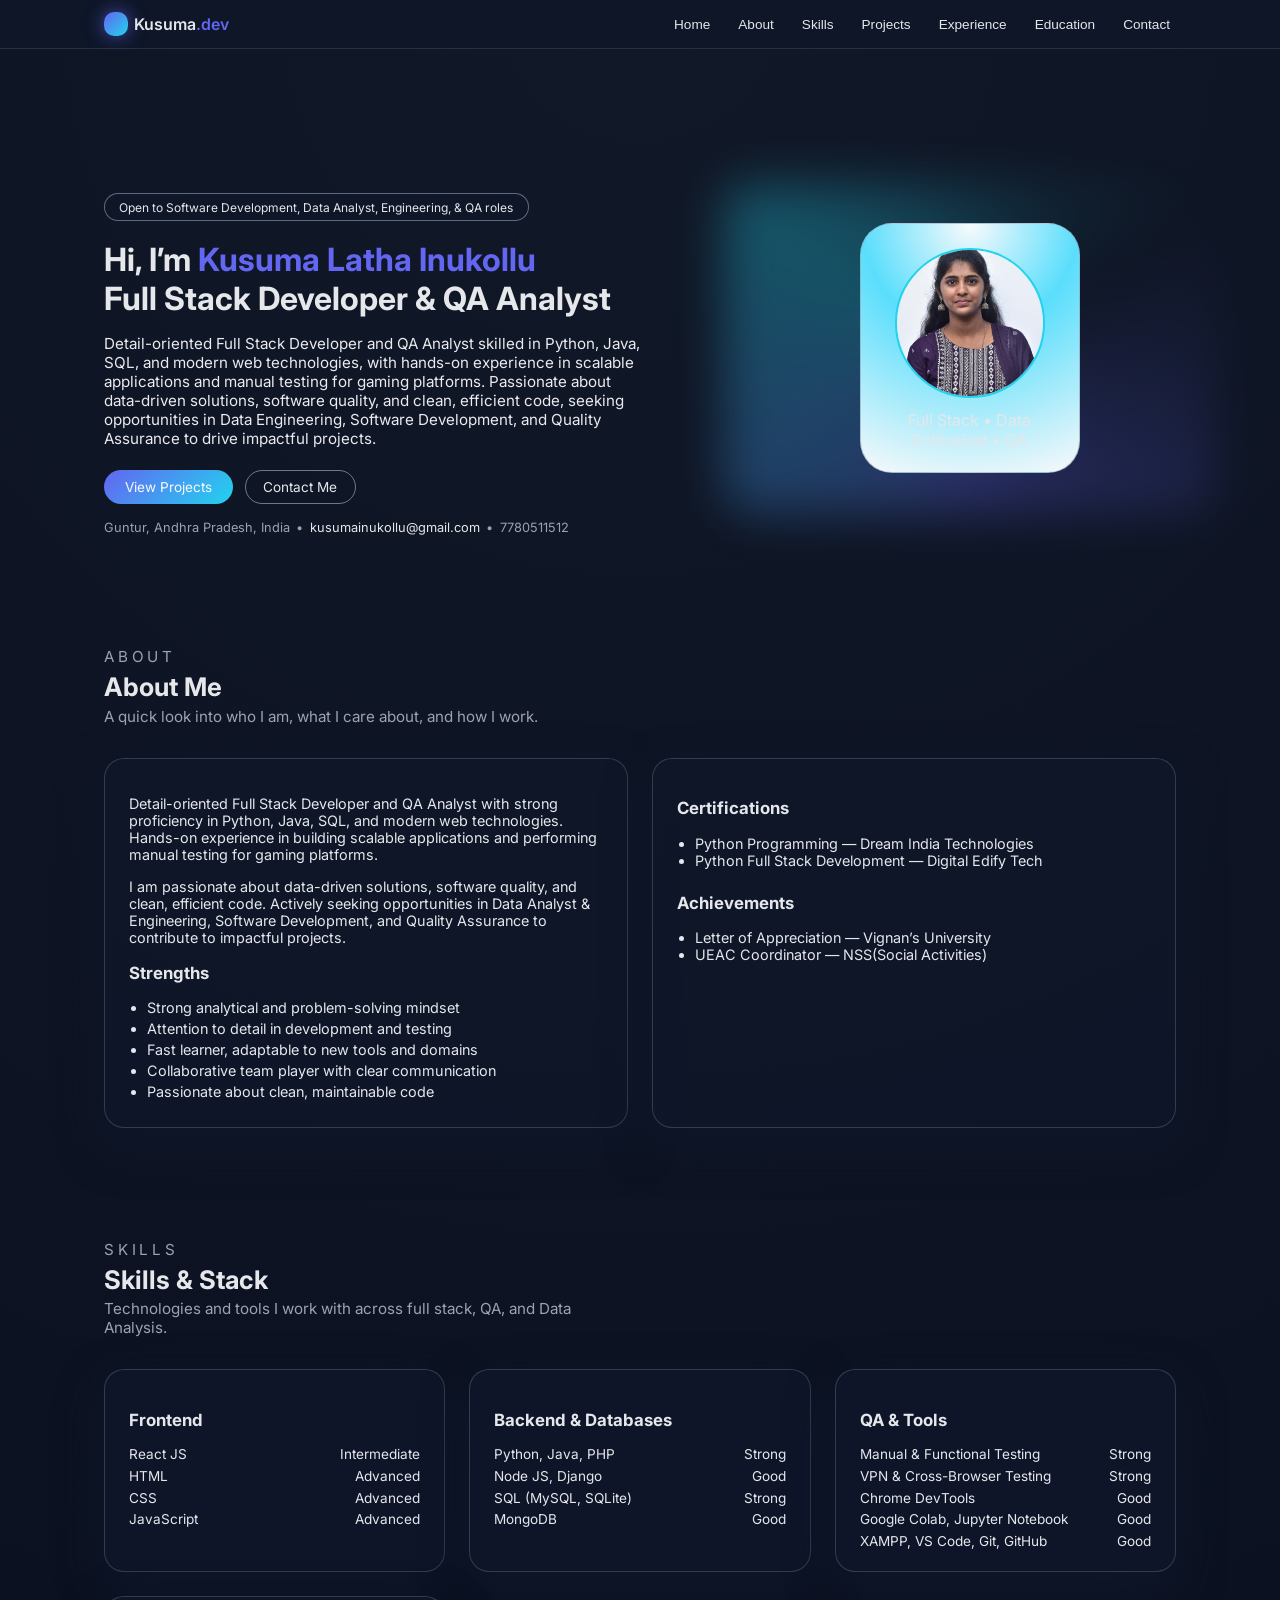
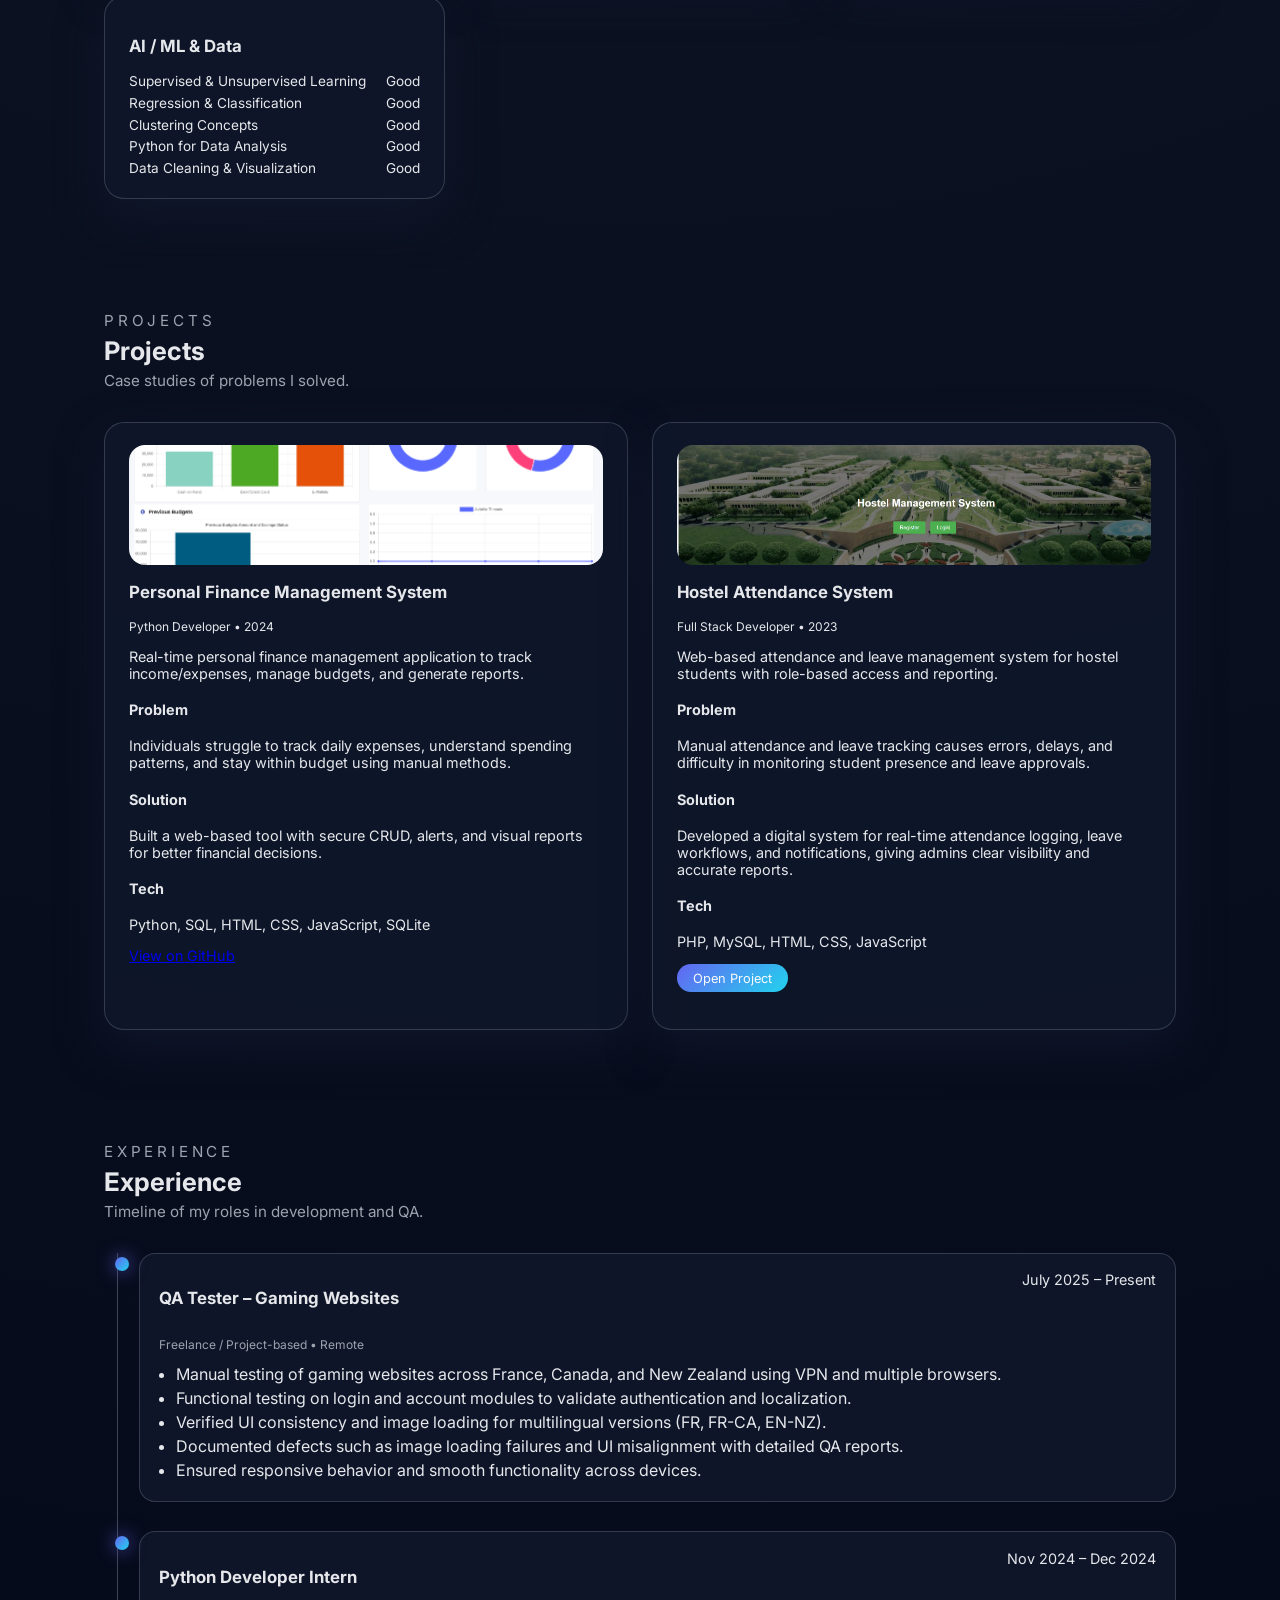
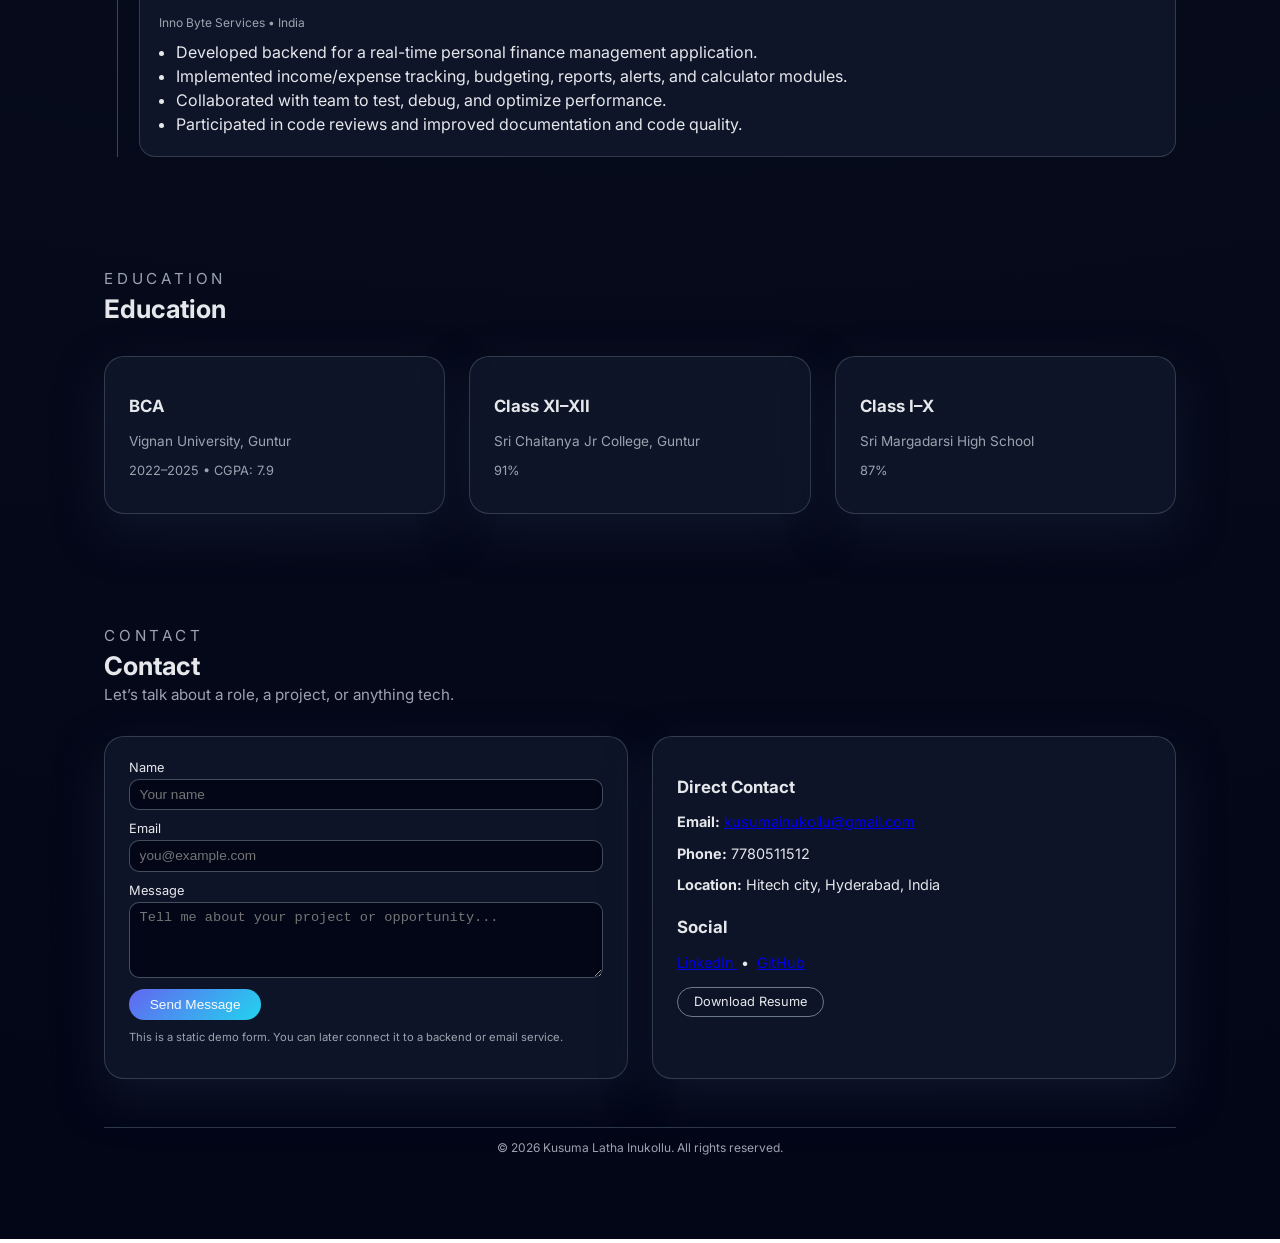
<file: index.html>
<!doctype html>
<html lang="en">
  <head>
    <meta charset="UTF-8" />
    <title>Kusuma Latha Inukollu | Portfolio</title>
    <meta name="viewport" content="width=device-width, initial-scale=1.0" />
    <link
      href="https://fonts.googleapis.com/css2?family=Inter:wght@300;400;500;600;700&display=swap"
      rel="stylesheet"
    />
    <link rel="stylesheet" href="style.css" />
  </head>
  <body>
    <!-- Top navigation -->
    <header class="nav">
      <div class="nav-inner">
        <div class="nav-logo" onclick="scrollToSection('home')">
          <div class="nav-dot"></div>
          <span>Kusuma<span class="nav-accent">.dev</span></span>
        </div>
        <nav class="nav-links">
          <button onclick="scrollToSection('home')">Home</button>
          <button onclick="scrollToSection('about')">About</button>
          <button onclick="scrollToSection('skills')">Skills</button>
          <button onclick="scrollToSection('projects')">Projects</button>
          <button onclick="scrollToSection('experience')">Experience</button>
          <button onclick="scrollToSection('education')">Education</button>
          <button onclick="scrollToSection('contact')">Contact</button>
        </nav>
      </div>
    </header>

    <main>
      <!-- Hero / Home -->
      <section id="home" class="section hero">
  <div class="hero-content">
    <div>
      <div class="pill">
        Open to Software Development, Data Analyst, Engineering, & QA roles
      </div>

      <h1 class="hero-title">
        Hi, I’m <span class="accent blink-highlight">Kusuma Latha Inukollu</span><br />
        <span class="blink-highlight">Full Stack Developer & QA Analyst</span>
      </h1>

      <p class="hero-text">
        Detail-oriented Full Stack Developer and QA Analyst skilled in Python, Java, SQL, and modern web technologies, with hands-on experience in scalable applications and manual testing for gaming platforms. Passionate about data-driven solutions, software quality, and clean, efficient code, seeking opportunities in Data Engineering, Software Development, and Quality Assurance to drive impactful projects.
      </p>

      <div class="hero-actions">
        <a href="#projects" class="btn-primary">View Projects</a>
        <a href="#contact" class="btn-outline">Contact Me</a>
      </div>

      <div class="hero-contact">
        <span>Guntur, Andhra Pradesh, India</span>
        <span>•</span>
        <a href="mailto:kusumainukollu@gmail.com">kusumainukollu@gmail.com</a>
        <span>•</span>
        <span>7780511512</span>
      </div>
    </div>
  </div>

  <div class="hero-photo-wrapper">
    <div class="hero-glow"></div>
    <div class="hero-photo-card">
      <div class="hero-photo">
        <img src="kusuma.jpg.jpeg" alt="Kusuma Latha Inukollu" class="hero-photo-img" />
      </div>
      <div class="hero-photo-label">
        Full Stack • Data Enthusiast • QA 
      </div>
    </div>
  </div>
</section>


      <!-- About -->
      <section id="about" class="section">
        <div class="section-header">
          <p class="section-tag">ABOUT</p>
          <h2>About Me</h2>
          <p>
            A quick look into who I am, what I care about, and how I work.
          </p>
        </div>
        <div class="grid-2">
          <div class="card">
            <p>
              Detail-oriented Full Stack Developer and QA Analyst with strong proficiency in Python, Java, SQL,
              and modern web technologies. Hands-on experience in building scalable applications and
              performing manual testing for gaming platforms.
            </p>
            <p>
              I am passionate about data-driven solutions, software quality, and clean, efficient
              code. Actively seeking opportunities in Data Analyst & Engineering, Software Development, and
              Quality Assurance to contribute to impactful projects.
            </p>
            <h3>Strengths</h3>
            <ul class="list-dots">
              <li>Strong analytical and problem-solving mindset</li>
              <li>Attention to detail in development and testing</li>
              <li>Fast learner, adaptable to new tools and domains</li>
              <li>Collaborative team player with clear communication</li>
              <li>Passionate about clean, maintainable code</li>
            </ul>
          </div>

          <div class="card">
            <h3>Certifications</h3>
            <ul class="list-simple">
              <li>Python Programming — Dream India Technologies</li>
              <li>Python Full Stack Development — Digital Edify Tech</li>
            </ul>
            <h3 style="margin-top: 1.5rem;">Achievements</h3>
            <ul class="list-simple">
              <li>Letter of Appreciation — Vignan’s University </li>
              <li>UEAC Coordinator —  NSS(Social Activities)</li>
            </ul>
          </div>
        </div>
      </section>

      <!-- Skills -->
      <section id="skills" class="section">
  <div class="section-header">
    <p class="section-tag">SKILLS</p>
    <h2>Skills & Stack</h2>
    <p>Technologies and tools I work with across full stack, QA, and Data Analysis.</p>
  </div>

  <div class="grid-3">
    <!-- Frontend -->
    <div class="card">
      <h3>Frontend</h3>
      <div class="skill">
        <span>React JS</span><span>Intermediate</span>
      </div>
      <div class="skill">
        <span>HTML</span><span>Advanced</span>
      </div>
      <div class="skill">
        <span>CSS</span><span>Advanced</span>
      </div>
      <div class="skill">
        <span>JavaScript</span><span>Advanced</span>
      </div>
    </div>

    <!-- Backend & Databases -->
    <div class="card">
      <h3>Backend & Databases</h3>
      <div class="skill">
        <span>Python, Java, PHP</span><span>Strong</span>
      </div>
      <div class="skill">
        <span>Node JS, Django</span><span>Good</span>
      </div>
      <div class="skill">
        <span>SQL (MySQL, SQLite)</span><span>Strong</span>
      </div>
      <div class="skill">
        <span>MongoDB</span><span>Good</span>
      </div>
    </div>

    <!-- QA & Tools -->
    <div class="card">
      <h3>QA & Tools</h3>
      <div class="skill">
        <span>Manual & Functional Testing</span><span>Strong</span>
      </div>
      <div class="skill">
        <span>VPN & Cross-Browser Testing</span><span>Strong</span>
      </div>
      <div class="skill">
        <span>Chrome DevTools</span><span>Good</span>
      </div>
      <div class="skill">
        <span>Google Colab, Jupyter Notebook</span><span>Good</span>
      </div>
      <div class="skill">
        <span>XAMPP, VS Code, Git, GitHub</span><span>Good</span>
      </div>
    </div>

    <!-- AI / ML & Data -->
    <div class="card">
      <h3>AI / ML & Data</h3>
      <div class="skill">
        <span>Supervised & Unsupervised Learning</span><span>Good</span>
      </div>
      <div class="skill">
        <span>Regression & Classification</span><span>Good</span>
      </div>
      <div class="skill">
        <span>Clustering Concepts</span><span>Good</span>
      </div>
      <div class="skill">
        <span>Python for Data Analysis</span><span>Good</span>
      </div>
      <div class="skill">
        <span>Data Cleaning & Visualization</span><span>Good</span>
      </div>
    </div>
  </div>
</section>
<section id="projects" class="section">
  <div class="section-header">
    <p class="section-tag">PROJECTS</p>
    <h2>Projects</h2>
    <p>Case studies of problems I solved.</p>
  </div>
  <div class="grid-2">
  <!-- Project 1 -->
  <div class="card project">
    <div class="project-image">
      <img src="pro1.png" alt="Personal Finance Management System" class="project-img" />
    </div>

    <h3>Personal Finance Management System</h3>
    <p class="project-meta">Python Developer • 2024</p>
    <p>
      Real-time personal finance management application to track income/expenses, manage
      budgets, and generate reports.
    </p>
    <h4>Problem</h4>
    <p>
      Individuals struggle to track daily expenses, understand spending patterns, and stay
      within budget using manual methods.
    </p>
    <h4>Solution</h4>
    <p>
      Built a web-based tool with secure CRUD, alerts, and visual reports for better
      financial decisions.
    </p>
    <h4>Tech</h4>
    <p>Python, SQL, HTML, CSS, JavaScript, SQLite</p>
          

      <p style="margin-top: 0.6rem;">
        <a
          href="https://github.com/kusumainukollu/finance-managment-system"
          target="_blank"
          rel="noreferrer noopener"
        >
          View on GitHub
        </a>
      </p>
  </div>

  <!-- Project 2 -->
  <div class="card project">
    <div class="project-image">
      <img src="img1.png" alt="Hostel Attendance System" class="project-img" />
    </div>
    <h3>Hostel Attendance System</h3>
    <p class="project-meta">Full Stack Developer • 2023</p>
    <p>
      Web-based attendance and leave management system for hostel students with role-based
      access and reporting.
    </p>
  <h4>Problem</h4>
  <p>
    Manual attendance and leave tracking causes errors, delays, and difficulty in
    monitoring student presence and leave approvals.
  </p>

  <h4>Solution</h4>
  <p>
    Developed a digital system for real-time attendance logging, leave workflows, and
    notifications, giving admins clear visibility and accurate reports.
  </p>

  <h4>Tech</h4>
  <p>PHP, MySQL, HTML, CSS, JavaScript</p>

  <p style="margin-top: 0.6rem;">
    <a href="hostel.html" class="btn-primary" style="padding: 0.4rem 1rem; font-size: 0.8rem;">
      Open Project
    </a>
  </p>
</div>

  </div>
</section>



      <!-- Experience -->
      <section id="experience" class="section">
        <div class="section-header">
          <p class="section-tag">EXPERIENCE</p>
          <h2>Experience</h2>
          <p>Timeline of my roles in development and QA.</p>
        </div>
        <div class="timeline">
          <div class="timeline-item">
            <div class="timeline-dot"></div>
            <div class="timeline-card">
              <div class="timeline-head">
                <h3>QA Tester – Gaming Websites</h3>
                <span>July 2025 – Present</span>
              </div>
              <p class="timeline-sub">
                Freelance / Project-based • Remote
              </p>
              <ul class="list-dots">
                <li>
                  Manual testing of gaming websites across France, Canada, and New Zealand using VPN
                  and multiple browsers.
                </li>
                <li>
                  Functional testing on login and account modules to validate authentication and
                  localization.
                </li>
                <li>
                  Verified UI consistency and image loading for multilingual versions (FR, FR-CA,
                  EN-NZ).
                </li>
                <li>
                  Documented defects such as image loading failures and UI misalignment with detailed
                  QA reports.
                </li>
                <li>
                  Ensured responsive behavior and smooth functionality across devices.
                </li>
              </ul>
            </div>
          </div>

          <div class="timeline-item">
            <div class="timeline-dot"></div>
            <div class="timeline-card">
              <div class="timeline-head">
                <h3>Python Developer Intern</h3>
                <span>Nov 2024 – Dec 2024</span>
              </div>
              <p class="timeline-sub">
                Inno Byte Services • India
              </p>
              <ul class="list-dots">
                <li>Developed backend for a real-time personal finance management application.</li>
                <li>
                  Implemented income/expense tracking, budgeting, reports, alerts, and calculator
                  modules.
                </li>
                <li>Collaborated with team to test, debug, and optimize performance.</li>
                <li>Participated in code reviews and improved documentation and code quality.</li>
              </ul>
            </div>
          </div>
        </div>
      </section>

      <!-- Education -->
      <section id="education" class="section">
        <div class="section-header">
          <p class="section-tag">EDUCATION</p>
          <h2>Education</h2>
        </div>
        <div class="grid-3">
          <div class="card">
            <h3>BCA</h3>
            <p class="card-sub">Vignan University, Guntur</p>
            <p class="card-meta">2022–2025 • CGPA: 7.9</p>
          </div>
          <div class="card">
            <h3>Class XI–XII</h3>
            <p class="card-sub">Sri Chaitanya Jr College, Guntur</p>
            <p class="card-meta">91%</p>
          </div>
          <div class="card">
            <h3>Class I–X</h3>
            <p class="card-sub">Sri Margadarsi High School</p>
            <p class="card-meta">87%</p>
          </div>
        </div>
      </section>

      <!-- Contact -->
      <section id="contact" class="section">
        <div class="section-header">
          <p class="section-tag">CONTACT</p>
          <h2>Contact</h2>
          <p>Let’s talk about a role, a project, or anything tech.</p>
        </div>
        <div class="grid-2">
          <form class="card">
            <div class="form-group">
              <label>Name</label>
              <input type="text" placeholder="Your name" required />
            </div>
            <div class="form-group">
              <label>Email</label>
              <input type="email" placeholder="you@example.com" required />
            </div>
            <div class="form-group">
              <label>Message</label>
              <textarea
                rows="4"
                placeholder="Tell me about your project or opportunity..."
                required
              ></textarea>
            </div>
            <button type="submit" class="btn-primary">Send Message</button>
            <p class="form-note">
              This is a static demo form. You can later connect it to a backend or email service.
            </p>
          </form>
          <div class="card">
  <h3>Direct Contact</h3>
  <p><strong>Email:</strong> <a href="mailto:kusumainukollu@gmail.com">kusumainukollu@gmail.com</a></p>
  <p><strong>Phone:</strong> 7780511512</p>
  <p><strong>Location:</strong> Hitech city, Hyderabad, India</p>

  <h3 style="margin-top: 1.5rem;">Social</h3>
  <p>
    <a
      href="https://www.linkedin.com/in/kusuma-inukollu-7a856a331/"
      target="_blank"
      rel="noreferrer noopener"
    >
      LinkedIn
    </a>
    &nbsp;•&nbsp;
    <a
      href="https://github.com/kusumainukollu"
      target="_blank"
      rel="noreferrer noopener"
    >
      GitHub
    </a>
  </p>

  <p style="margin-top: 1rem;">
    <a
      href="Kusuma_Latha_Inukollu.pdf"
      class="btn-outline"
      download
      style="padding: 0.4rem 1rem; font-size: 0.8rem; display: inline-block;"
    >
      Download Resume
    </a>
  </p>
</div>


        </div>
      </section>

          

    <footer class="footer">
      <span>© 2026 Kusuma Latha Inukollu. All rights reserved.</span>
    </footer>

    <script>
      function scrollToSection(id) {
        const el = document.getElementById(id);
        if (el) el.scrollIntoView({ behavior: 'smooth', block: 'start' });
      }
    </script>
  </body>
</html>
</file>
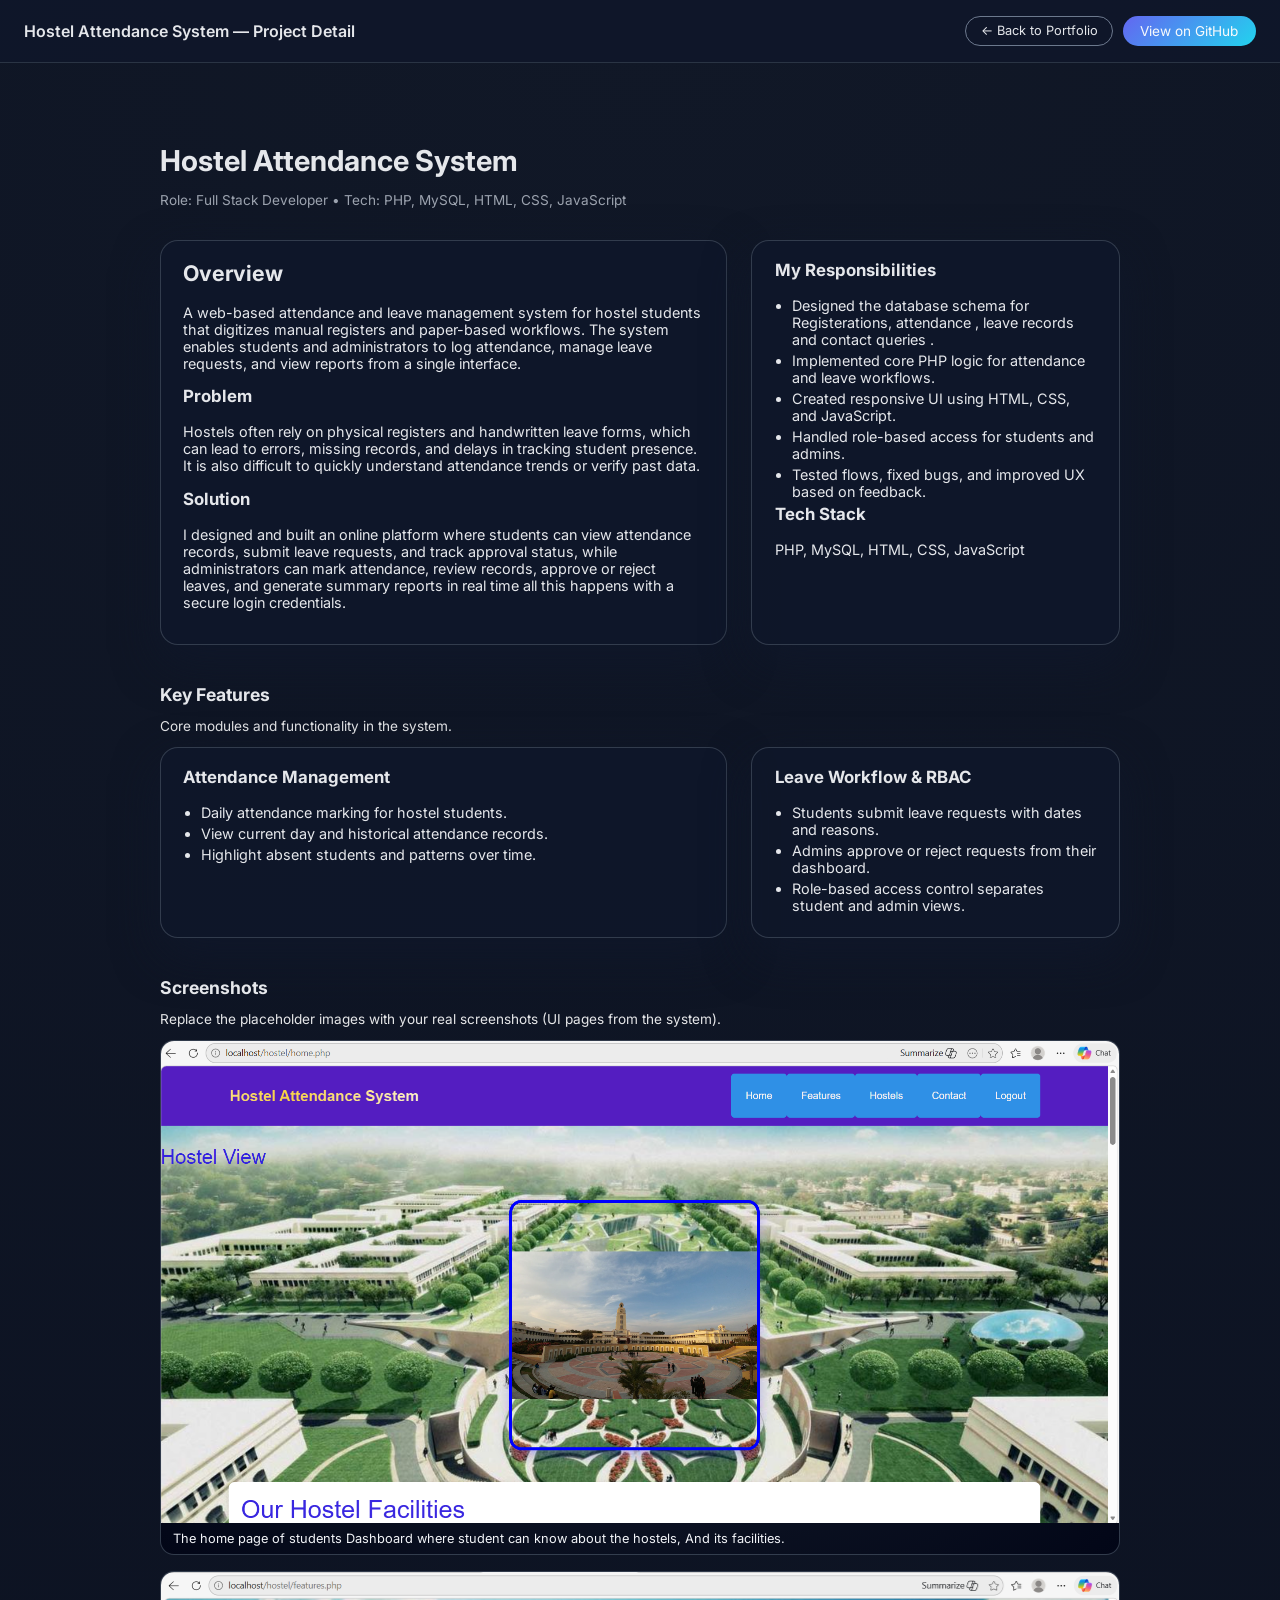
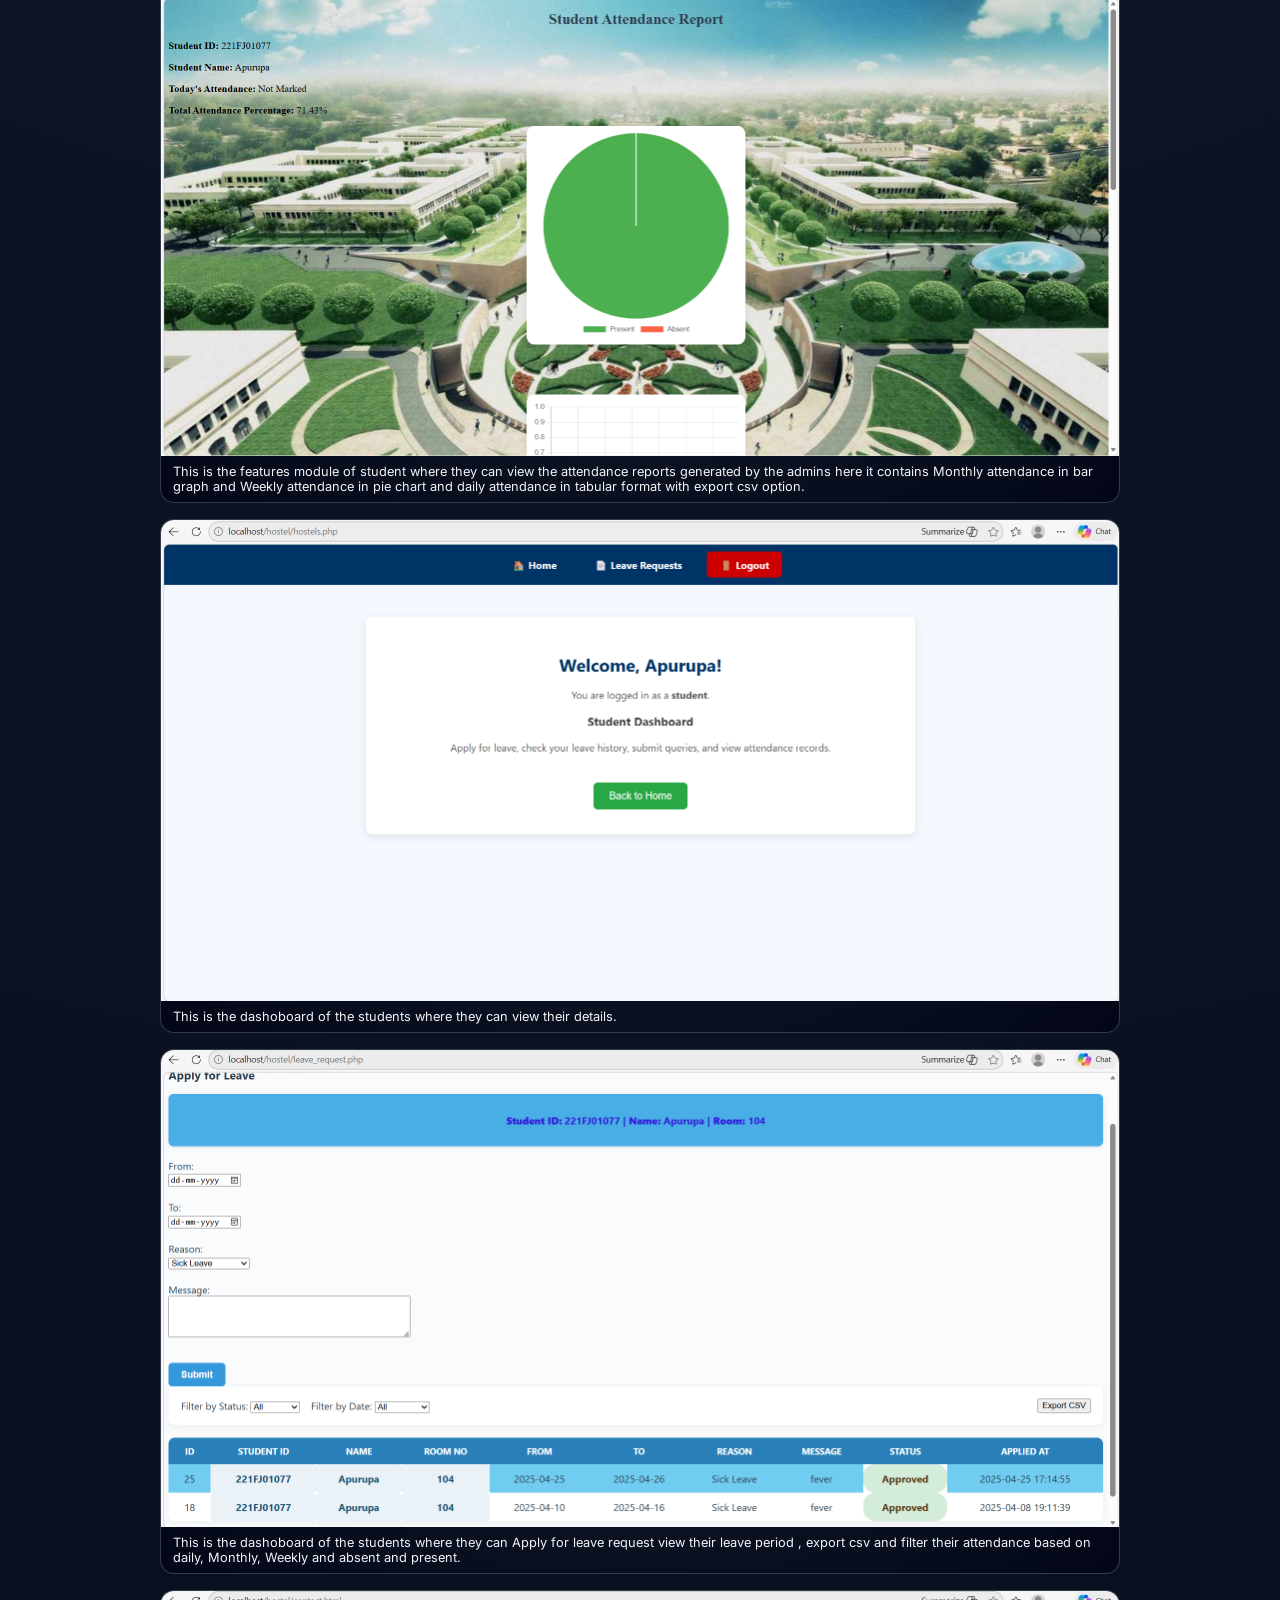
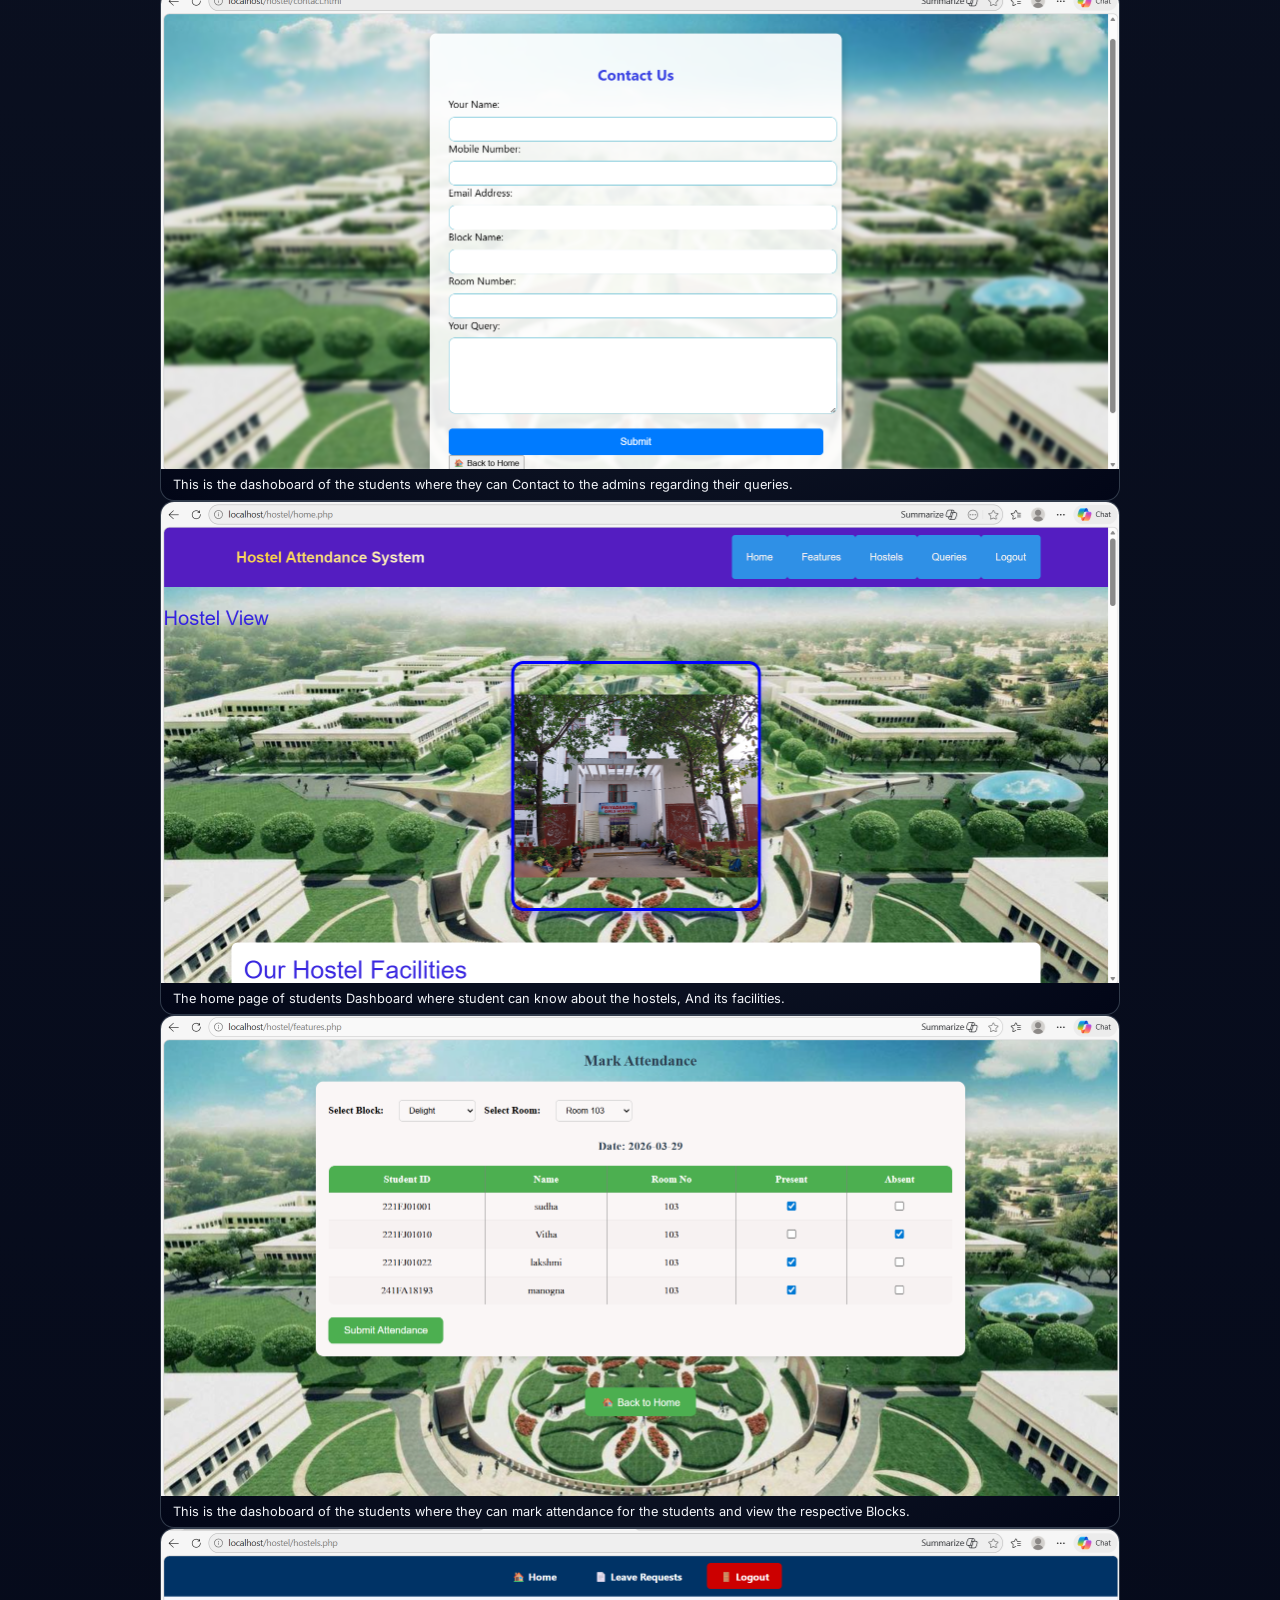
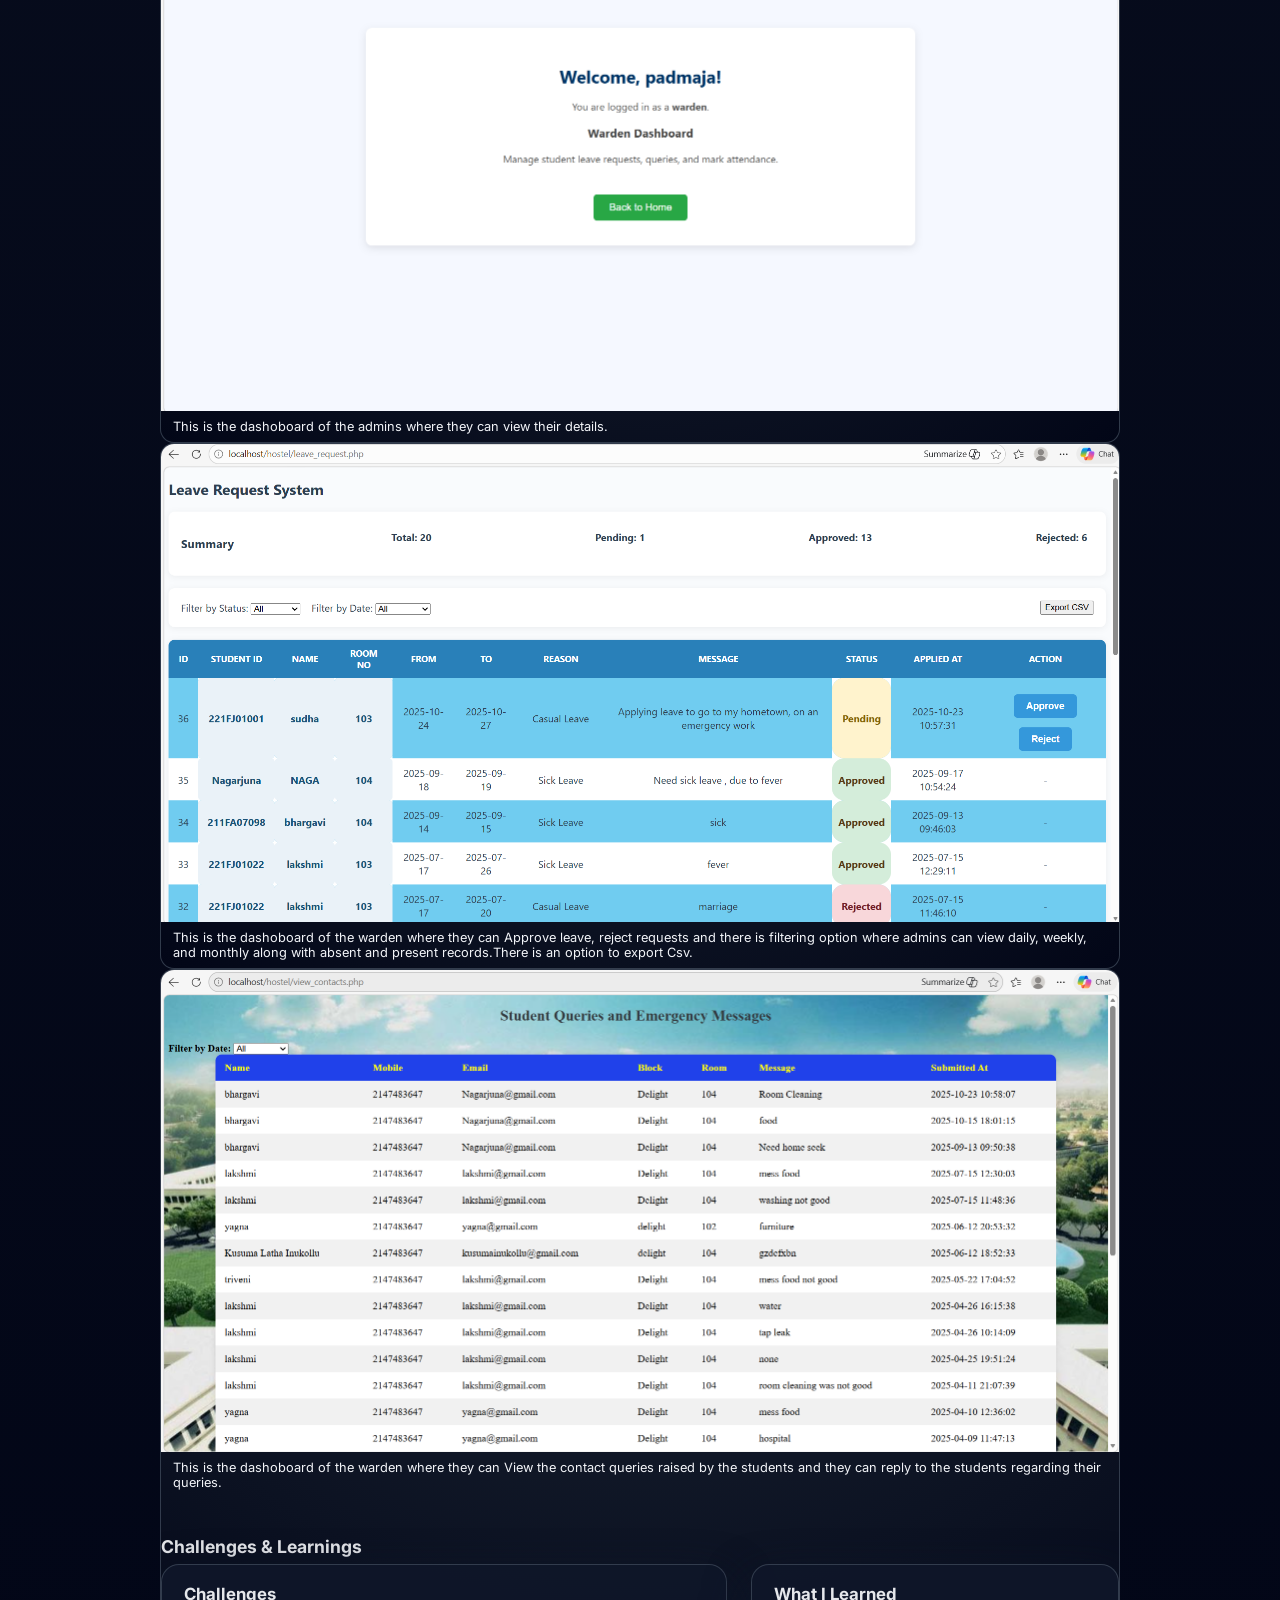
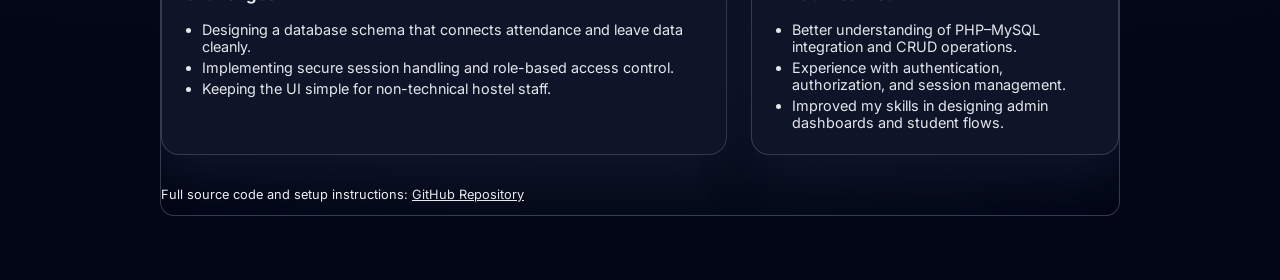
<file: hostel.html>
<!doctype html>
<html lang="en">
  <head>
    <meta charset="UTF-8" />
    <title>Hostel Attendance System | Project Detail</title>
    <meta name="viewport" content="width=device-width, initial-scale=1.0" />
    <link
      href="https://fonts.googleapis.com/css2?family=Inter:wght@300;400;500;600;700&display=swap"
      rel="stylesheet"
    />
    <style>
      body {
        margin: 0;
        font-family: 'Inter', system-ui, -apple-system, BlinkMacSystemFont, 'Segoe UI',
          sans-serif;
        background: radial-gradient(circle at top, #111827, #020617);
        color: #e5e7eb;
      }

      main {
        max-width: 960px;
        margin: 0 auto;
        padding: 3rem 1.5rem 4rem;
      }

      a {
        color: #e5e7eb;
      }

      a:hover {
        color: #22d3ee;
      }

      .top-bar {
        display: flex;
        align-items: center;
        justify-content: space-between;
        padding: 1rem 1.5rem;
        border-bottom: 1px solid rgba(55, 65, 81, 0.7);
        background: rgba(15, 23, 42, 0.9);
      }

      .top-bar-title {
        font-weight: 600;
      }

      .btn-small {
        padding: 0.35rem 0.9rem;
        border-radius: 999px;
        border: 1px solid rgba(148, 163, 184, 0.7);
        background: transparent;
        color: #e5e7eb;
        font-size: 0.8rem;
        text-decoration: none;
      }

      .btn-small:hover {
        border-color: #22d3ee;
        color: #22d3ee;
      }

      .btn-primary {
        display: inline-flex;
        align-items: center;
        justify-content: center;
        padding: 0.45rem 1.1rem;
        border-radius: 999px;
        background: linear-gradient(135deg, #6366f1, #22d3ee);
        color: #f9fafb;
        text-decoration: none;
        font-size: 0.85rem;
        border: none;
        cursor: pointer;
      }

      .hero {
        margin-top: 2rem;
        margin-bottom: 2rem;
      }

      .hero h1 {
        margin: 0 0 0.4rem;
        font-size: 1.8rem;
      }

      .meta {
        font-size: 0.85rem;
        color: #9ca3af;
      }

      .grid-2 {
        display: grid;
        gap: 1.5rem;
      }

      @media (min-width: 800px) {
        .grid-2 {
          grid-template-columns: minmax(0, 2fr) minmax(0, 1.3fr);
        }
      }

      .card {
        background: rgba(15, 23, 42, 0.95);
        border-radius: 18px;
        border: 1px solid rgba(55, 65, 81, 0.9);
        padding: 1.2rem 1.4rem;
        font-size: 0.9rem;
        box-shadow: 0 18px 45px rgba(15, 23, 42, 0.9);
      }

      .card h2,
      .card h3 {
        margin-top: 0;
      }

      .list-dots {
        padding-left: 1.1rem;
        margin: 0.4rem 0 0;
      }

      .list-dots li {
        margin-bottom: 0.25rem;
      }

     .screenshots {
  display: grid;
  gap: 1rem;
}

.screenshot {
  background: radial-gradient(circle at top, #1f2937, #020617);
  border-radius: 14px;
  overflow: hidden;
  border: 1px solid rgba(55, 65, 81, 0.9);
}

.screenshot img {
  width: 100%;
  display: block;
  object-fit: cover;
}

.screenshot-caption {
  padding: 0.5rem 0.75rem;
  font-size: 0.8rem;
  color: #f2f4f8;
}


      .section-title {
        margin-top: 2.4rem;
        margin-bottom: 0.4rem;
        font-size: 1.1rem;
      }

      .section-sub {
        font-size: 0.85rem;
        color: #e6e7e9;
        margin-bottom: 0.8rem;
      }

      .footer-note {
        margin-top: 2rem;
        font-size: 0.8rem;
        color: #edeff1;
      }
    </style>
  </head>
  <body>
    <header class="top-bar">
      <div class="top-bar-title">Hostel Attendance System — Project Detail</div>
      <div style="display: flex; gap: 0.6rem;">
        <a href="index.html#projects" class="btn-small">← Back to Portfolio</a>
        <a
          href="https://github.com/kusumainukollu/Hostel-Attendance-system"
          target="_blank"
          rel="noreferrer noopener"
          class="btn-primary"
        >
          View on GitHub
        </a>
      </div>
    </header>

    <main>
      <section class="hero">
        <h1>Hostel Attendance System</h1>
        <p class="meta">
          Role: Full Stack Developer • Tech: PHP, MySQL, HTML, CSS, JavaScript
        </p>
      </section>

      <section class="grid-2">
        <article class="card">
          <h2>Overview</h2>
          <p>
            A web-based attendance and leave management system for hostel students that digitizes
            manual registers and paper-based workflows. The system enables students and
            administrators to log attendance, manage leave requests, and view reports from a single
            interface.
          </p>

          <h3>Problem</h3>
          <p>
            Hostels often rely on physical registers and handwritten leave forms, which can lead to
            errors, missing records, and delays in tracking student presence. It is also difficult
            to quickly understand attendance trends or verify past data.
          </p>

          <h3>Solution</h3>
          <p>
            I designed and built an online platform where students can view attendance records, submit
            leave requests, and track approval status, while administrators can mark attendance, review records,
            approve or reject leaves, and generate summary reports in real time all this happens with a secure login credentials.
          </p>
        </article>

        <aside class="card">
          <h3>My Responsibilities</h3>
          <ul class="list-dots">
            <li>Designed the database schema for Registerations, attendance , leave records and contact queries .</li>
            <li>Implemented core PHP logic for attendance and leave workflows.</li>
            <li>Created responsive UI using HTML, CSS, and JavaScript.</li>
            <li>Handled role-based access for students and admins.</li>
            <li>Tested flows, fixed bugs, and improved UX based on feedback.</li>
          </ul>
          <h3>Tech Stack</h3>
          <p>PHP, MySQL, HTML, CSS, JavaScript</p>
        </aside>
      </section>

      <section>
        <h2 class="section-title">Key Features</h2>
        <p class="section-sub">Core modules and functionality in the system.</p>
        <div class="grid-2">
          <div class="card">
            <h3>Attendance Management</h3>
            <ul class="list-dots">
              <li>Daily attendance marking for hostel students.</li>
              <li>View current day and historical attendance records.</li>

              <li>Highlight absent students and patterns over time.</li>
            </ul>
          </div>
          <div class="card">
            <h3>Leave Workflow & RBAC</h3>
            <ul class="list-dots">
              <li>Students submit leave requests with dates and reasons.</li>
              <li>Admins approve or reject requests from their dashboard.</li>
              <li>Role-based access control separates student and admin views.</li>
            </ul>
          </div>
        </div>
      </section>

      <section>
        <h2 class="section-title">Screenshots</h2>
        <p class="section-sub">
          Replace the placeholder images with your real screenshots (UI pages from the system).
        </p>
        <div class="screenshots">
          <!-- Screenshot 1 -->
          <div class="screenshot">
            <img src="st1.png" alt="Hostel System Dashboard" />
            <div class="screenshot-caption">
              The home page of students Dashboard where student can know about the hostels, And its facilities.
            </div>
          </div>
          <!-- Screenshot 2 -->
          <div class="screenshot">
            <img src="st2.png" alt="Attendance Page" />
            <div class="screenshot-caption">
              This is the features module of student where they can view the attendance reports generated by the admins here it contains Monthly attendance in bar graph and Weekly attendance in pie chart and daily attendance in tabular format with export csv option.
            </div>
          </div>
          <!-- Screenshot 3 -->
          <div class="screenshot">
            <img src="st4.png" alt="Leave Request Page" />
            <div class="screenshot-caption">
              This is the dashoboard of the students where they can view their details.
            </div>
          </div>
          <div class="screenshot">
            <img src="st5.png" alt="Leave Request Page" />
            <div class="screenshot-caption">
              This is the dashoboard of the students where they can Apply for leave request view their leave period , export csv and filter their attendance based on daily, Monthly, Weekly and absent and present.
            </div>
          </div>
          <div class="screenshot">
            <img src="st6.png" alt="Leave Request Page" />
            <div class="screenshot-caption">
              This is the dashoboard of the students where they can Contact to the admins regarding their queries.
            </div>
          </div>
        </div>
      </section>
      <div class="screenshot">
            <img src="wr1.png" alt="Leave Request Page" />
            <div class="screenshot-caption">
              The home page of students Dashboard where student can know about the hostels, And its facilities.
            </div>
          </div>
          <div class="screenshot">
            <img src="wr2.png" alt="Leave Request Page" />
            <div class="screenshot-caption">
              This is the dashoboard of the students where they can mark attendance for the students and view the respective Blocks.
            </div>
          </div>
          <div class="screenshot">
            <img src="wr3.png" alt="Leave Request Page" />
            <div class="screenshot-caption">
              This is the dashoboard of the admins where they can view their details.
            </div>
          </div>
          <div class="screenshot">
            <img src="wr4.png" alt="Leave Request Page" />
            <div class="screenshot-caption">
              This is the dashoboard of the warden where they can Approve leave, reject  requests and there is filtering option where admins can view daily, weekly, and monthly along with absent and present records.There is an option to export Csv.
            </div>
          </div>
          <div class="screenshot">
            <img src="wr5.png" alt="Leave Request Page" />
            <div class="screenshot-caption">
              This is the dashoboard of the warden where they can View the contact queries raised by the students and they can reply to the students regarding their queries.
          </div>

      <section>
        <h2 class="section-title">Challenges & Learnings</h2>
        <div class="grid-2">
          <div class="card">
            <h3>Challenges</h3>
            <ul class="list-dots">
              <li>Designing a database schema that connects attendance and leave data cleanly.</li>
              <li>Implementing secure session handling and role-based access control.</li>
              <li>Keeping the UI simple for non-technical hostel staff.</li>
            </ul>
          </div>
          <div class="card">
            <h3>What I Learned</h3>
            <ul class="list-dots">
              <li>Better understanding of PHP–MySQL integration and CRUD operations.</li>
              <li>Experience with authentication, authorization, and session management.</li>
              <li>Improved my skills in designing admin dashboards and student flows.</li>
            </ul>
          </div>
        </div>
      </section>

      <p class="footer-note">
        Full source code and setup instructions:
        <a href="https://github.com/kusumainukollu/Hostel-Attendance-system" target="_blank" rel="noreferrer noopener">
          GitHub Repository
        </a>
      </p>
    </main>
  </body>
</html>
</file>
<file: style.css>
*,
*::before,
*::after {
  box-sizing: border-box;
}

html,
body {
  margin: 0;
  padding: 0;
  font-family: 'Inter', system-ui, -apple-system, BlinkMacSystemFont, 'Segoe UI',
    sans-serif;
  scroll-behavior: smooth;
  background: radial-gradient(circle at top, #111827, #020617);
  color: #e5e7eb;
}

main {
  max-width: 1120px;
  margin: 0 auto;
  padding: 5rem 1.5rem 4rem;
}

/* Navbar */

.nav {
  position: sticky;
  top: 0;
  z-index: 20;
  backdrop-filter: blur(16px);
  background: rgba(15, 23, 42, 0.85);
  border-bottom: 1px solid rgba(55, 65, 81, 0.6);
}

.nav-inner {
  max-width: 1120px;
  margin: 0 auto;
  padding: 0.75rem 1.5rem;
  display: flex;
  align-items: center;
  justify-content: space-between;
}

.nav-logo {
  display: flex;
  align-items: center;
  gap: 0.4rem;
  cursor: pointer;
  font-weight: 600;
}

.nav-dot {
  width: 24px;
  height: 24px;
  border-radius: 10px;
  background: linear-gradient(135deg, #6366f1, #22d3ee);
  box-shadow: 0 0 18px rgba(99, 102, 241, 0.7);
}

.nav-accent {
  color: #6366f1;
}

.nav-links {
  display: none;
  gap: 1rem;
}

.nav-links button {
  background: none;
  border: none;
  color: #e5e7eb;
  font-size: 0.85rem;
  cursor: pointer;
  transition: color 0.2s ease;
}

.nav-links button:hover {
  color: #22d3ee;
}

@media (min-width: 768px) {
  .nav-links {
    display: flex;
  }
}

/* Sections */

.section {
  padding: 4rem 0 3rem;
}

.section-header {
  margin-bottom: 2rem;
}

.section-header h2 {
  margin: 0.3rem 0;
  font-size: 1.6rem;
}

.section-header p {
  margin: 0;
  color: #9ca3af;
  max-width: 520px;
  font-size: 0.95rem;
}

.section-tag {
  letter-spacing: 0.25em;
  font-size: 0.7rem;
  color: #6366f1;
}

/* Hero */

.hero {
  display: flex;
  flex-direction: column-reverse;
  gap: 2.5rem;
  align-items: center;
}

@media (min-width: 900px) {
  .hero {
    flex-direction: row;
  }
}

.hero-content {
  flex: 3;
}

.hero-title {
  font-size: 2rem;
  margin: 1.2rem 0 0.75rem;
}

.hero-title span {
  display: inline-block;
}

.hero-text {
  color: #eaeaef;
  font-size: 0.95rem;
  max-width: 540px;
}

.accent {
  color: #6366f1;
}

.pill {
  display: inline-flex;
  align-items: center;
  padding: 0.35rem 0.9rem;
  border-radius: 999px;
  border: 1px solid rgba(148, 163, 184, 0.6);
  font-size: 0.75rem;
  color: #e5e7eb;
  background: rgba(15, 23, 42, 0.7);
  backdrop-filter: blur(8px);
}

.hero-actions {
  display: flex;
  flex-wrap: wrap;
  gap: 0.75rem;
  margin-top: 1.4rem;
}

.btn-primary {
  display: inline-flex;
  align-items: center;
  justify-content: center;
  padding: 0.5rem 1.3rem;
  border-radius: 999px;
  background: linear-gradient(135deg, #6366f1, #22d3ee);
  color: #f9fafb;
  text-decoration: none;
  font-size: 0.85rem;
  border: none;
  cursor: pointer;
}

.btn-outline {
  display: inline-flex;
  align-items: center;
  justify-content: center;
  padding: 0.5rem 1.1rem;
  border-radius: 999px;
  border: 1px solid rgba(148, 163, 184, 0.7);
  color: #e5e7eb;
  text-decoration: none;
  font-size: 0.85rem;
}

.hero-contact {
  display: flex;
  flex-wrap: wrap;
  gap: 0.4rem;
  margin-top: 1rem;
  font-size: 0.8rem;
  color: #9ca3af;
}

.hero-contact a {
  color: #e5e7eb;
  text-decoration: none;
}

.hero-contact a:hover {
  color: #22d3ee;
}

/* Hero photo */

.hero-photo-wrapper {
  flex: 2;
  position: relative;
  display: flex;
  justify-content: center;
  margin-bottom: 2rem;
}

.hero-glow {
  position: absolute;
  inset: -40px;
  border-radius: 28px;
  background: conic-gradient(
    from 180deg,
    rgba(99, 102, 241, 0.4),
    rgba(34, 211, 238, 0.4),
    transparent,
    rgba(99, 102, 241, 0.4)
  );
  filter: blur(24px);
  opacity: 0.8;
}

.hero-photo-card {
  position: relative;
  width: 220px;
  height: auto;          /* was fixed 220px – change to auto */
  border-radius: 32px;
  border: 1px solid rgba(148, 163, 184, 0.6);
  background: radial-gradient(circle at top, #f9fafc, #5adefc 40%, #f8f9fa);
  padding: 1.5rem 1rem 1.4rem;
  display: flex;
  flex-direction: column; /* stack photo + label vertically */
  align-items: center;
  justify-content: center;
}


.hero-photo {
  width: 150px;
  height: 150px;
  border-radius: 999px;
  border: 2px solid #22d3ee;
  display: flex;
  align-items: center;
  justify-content: center;
  background: radial-gradient(circle at top, #fcfeff, #eaebed);
  color: #e5e7eb;
  font-size: 0.8rem;
  text-align: center;
  overflow: hidden;        /* add this */
}

.hero-photo-img {
  width: 100%;
  height: 100%;
  object-fit: cover;
  display: block;
}


.hero-photo-label {
  margin-top: 0.75rem;
  text-align: center;
}

/* Cards & grids */

.card {
  background: rgba(15, 23, 42, 0.9);
  border-radius: 20px;
  padding: 1.4rem 1.5rem;
  border: 1px solid rgba(55, 65, 81, 0.9);
  box-shadow: 0 18px 45px rgba(15, 23, 42, 0.9);
  font-size: 0.9rem;
}

.grid-2 {
  display: grid;
  gap: 1.5rem;
}

.grid-3 {
  display: grid;
  gap: 1.5rem;
}

@media (min-width: 800px) {
  .grid-2 {
    grid-template-columns: repeat(2, minmax(0, 1fr));
  }
}

@media (min-width: 900px) {
  .grid-3 {
    grid-template-columns: repeat(3, minmax(0, 1fr));
  }
}

/* Lists */

.list-dots {
  padding-left: 1.1rem;
  margin: 0.4rem 0 0;
}

.list-dots li {
  margin-bottom: 0.25rem;
}

.list-simple {
  padding-left: 1.1rem;
  margin: 0.4rem 0 0;
}

/* Skills */

.skill {
  display: flex;
  justify-content: space-between;
  font-size: 0.85rem;
  margin-top: 0.35rem;
}

/* Projects */

.project {
  position: relative;
}

/* Common styles for all project images */
.project-image {
  height: 120px; /* same height for both images */
  border-radius: 16px;
  background: radial-gradient(circle at top, #1f2937, #020617);
  overflow: hidden;
  display: flex;
  align-items: center;
  justify-content: center;
}

.project-img {
  width: 100%;
  height: 100%;
  object-fit: cover;
  display: block;
}

/* Size for first project (Personal Finance) */
.project-image-pfm {
  height: 110px; /* adjust as you like */
}

/* Size for second project (Hostel) */
.project-image-hostel {
  height: 150px; /* keep this if second one already looks good */
}



.project-meta {
  font-size: 0.75rem;   /* was 0.8 or more */
}


/* Timeline */

.timeline {
  border-left: 1px solid rgba(75, 85, 99, 0.8);
  margin-left: 0.8rem;
  padding-left: 1.3rem;
  display: grid;
  gap: 1.8rem;
}

.timeline-item {
  position: relative;
}

.timeline-dot {
  position: absolute;
  left: -1.5rem;
  top: 0.3rem;
  width: 14px;
  height: 14px;
  border-radius: 999px;
  background: linear-gradient(135deg, #6366f1, #22d3ee);
  box-shadow: 0 0 18px rgba(99, 102, 241, 0.8);
}

.timeline-card {
  padding: 1.1rem 1.2rem;
  border-radius: 16px;
  background: rgba(15, 23, 42, 0.95);
  border: 1px solid rgba(55, 65, 81, 0.9);
}

.timeline-head {
  display: flex;
  justify-content: space-between;
  gap: 0.75rem;
  font-size: 0.9rem;
}

.timeline-sub {
  font-size: 0.75rem;
  color: #9ca3af;
}

/* Education */

.card-sub {
  font-size: 0.85rem;
  color: #9ca3af;
}

.card-meta {
  margin-top: 0.2rem;
  font-size: 0.8rem;
  color: #9ca3af;
}

/* Contact */

.form-group {
  display: grid;
  gap: 0.25rem;
  margin-bottom: 0.7rem;
}

.form-group label {
  font-size: 0.8rem;
  color: #e5e7eb;
}

.form-group input,
.form-group textarea {
  border-radius: 10px;
  border: 1px solid rgba(75, 85, 99, 0.9);
  background: #020617;
  color: #e5e7eb;
  padding: 0.45rem 0.6rem;
  font-size: 0.85rem;
  resize: vertical;
}

.form-group input:focus,
.form-group textarea:focus {
  outline: none;
  border-color: #6366f1;
}

.form-note {
  font-size: 0.7rem;
  color: #9ca3af;
  margin-top: 0.6rem;
}

/* Footer */

.footer {
  border-top: 1px solid rgba(55, 65, 81, 0.9);
  padding: 0.8rem 1.5rem 1.2rem;
  text-align: center;
  font-size: 0.75rem;
  color: #9ca3af;
}


@keyframes highlight-pulse {
  0% {
    text-shadow: 0 0 0px rgba(50, 27, 229, 0);
    color: #eeeff2;
  }
  50% {
    text-shadow: 0 0 18px rgba(99, 102, 241, 0.9);
    color: #a5b4fc;
  }
  100% {
    text-shadow: 0 0 0px rgba(99, 102, 241, 0.0);
    color: #3581c4;
  }
}

.blink-highlight {
  animation: highlight-pulse 2.2s ease-in-out infinite;
}
</file>
